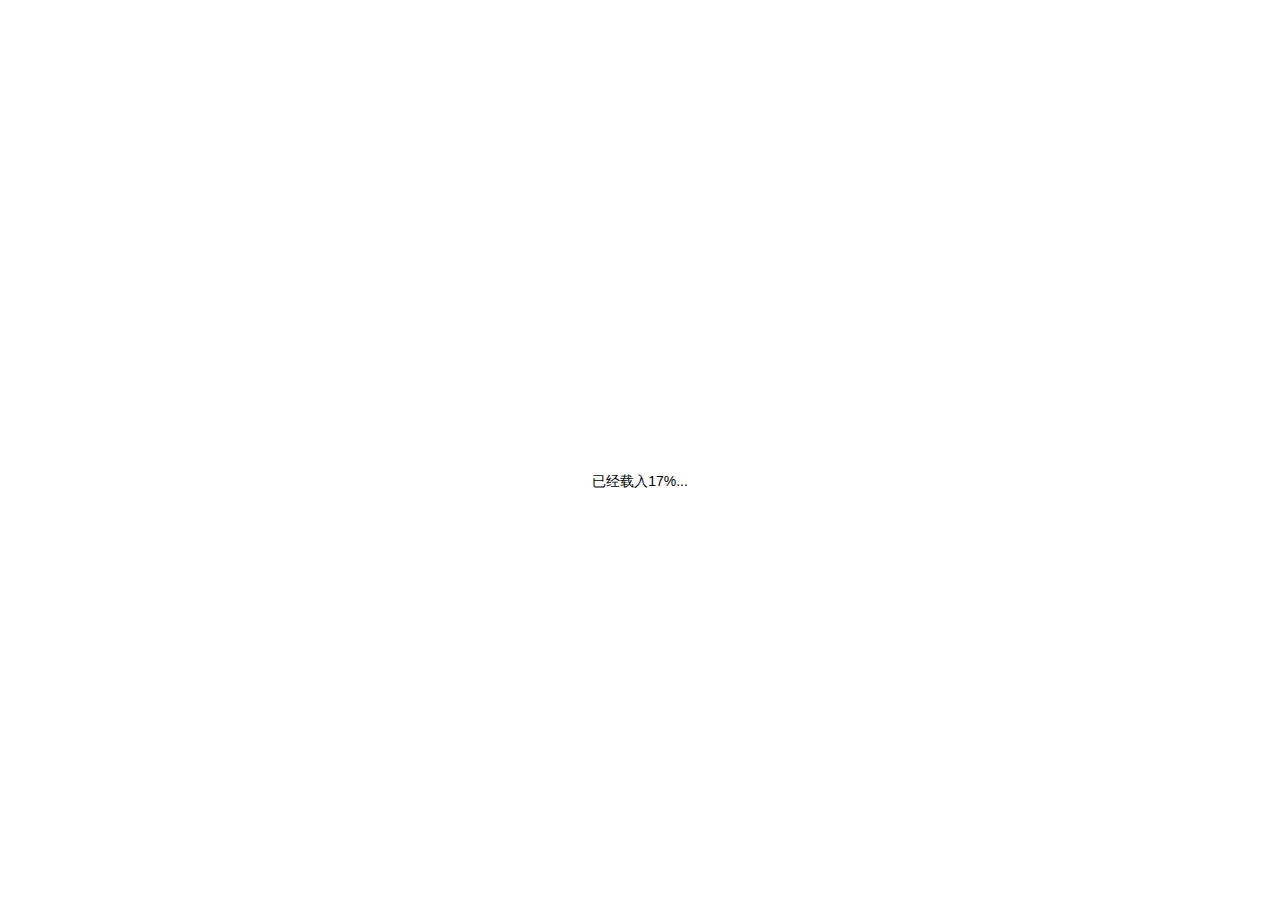
<file: index.html>
<html lang="en">
<head>
    <meta charset="utf-8">
    <title>我的简历2.0</title>
    <meta name="viewport" content="width=device-width, initial-scale=1, minimum-scale=1, maximum-scale=1">

    <link rel="stylesheet" href="css/common.css">
    <link rel="stylesheet" href="css/index.css">

    <!-- Link Swiper's CSS -->
    <link rel="stylesheet" href="css/swiper.min.css">
</head>
<body>
<div class="load">
    <div class="load-box">
        <i class="iconfont">&#xe6a4;</i>
        <p>已经载入0%...</p>
    </div>
</div>
<!-- Swiper -->
<div class="swiper-container swiper-container-vertical">
    <div class="swiper-wrapper" style="transform: translate3d(0px, 0px, 0px); transition-duration: 0ms;">
        <div class="swiper-slide swiper-slide-active bg01" style="height: 361px; margin-bottom: 30px;">
            <div class="information">
                <h2>个人信息</h2>
                <ul>
                    <li><span>姓名</span><em>李忠宇</em></li>
                    <li><span>出生年份</span><em>1991</em></li>
                    <li><span>学历</span><em>大专</em></li>
                    <li><span>职位</span><em>Web前端</em></li>
                    <li><span>工作状态</span><em>离职</em></li>
                </ul>
                <img src="images/ico01.png" alt="">
            </div>
        </div>
        <div class="swiper-slide swiper-slide-next bg02" style="height: 361px; margin-bottom: 30px;">
            <div class="sk">
                <h2>技能</h2>
                <div class="sk-box">
                    <div class="sk01">
                        <ul>
                            <li>
                                <em>HTML&CSS:</em>
                                <div class="sk-c">
                                    <span class="sk-c-1">85%</span>
                                </div>
                            </li>
                            <li>
                                <em>Sass:</em>
                                <div class="sk-c">
                                    <span class="sk-c-2">80%</span>
                                </div>
                            </li>
                            <li>
                                <em>JQuery:</em>
                                <div class="sk-c">
                                    <span class="sk-c-3">30%</span>
                                </div>
                            </li>
                            <li>
                                <em>Git:</em>
                                <div class="sk-c">
                                    <span class="sk-c-4">40%</span>
                                </div>
                            </li>
                        </ul>
                    </div>
                    <div class="sk02">
                        <p>1、熟悉HTML标签语义化;熟练使用CSS+DIV编写符合规范的代码，并兼容主流浏览器;对HTML5及CSS3有一定了解。</p>
                        <p>2、了解JQuery库，能运用JQuery给网页增加互动效果。</p>
                        <p>3、使用SASS编写更加简洁和易于维护的样式代码，提高工作效率。</p>
                        <p>4、使用GIT管理个人项目。</p>
                        <p>5、其他前端技术正在继续学习中。</p>
                    </div>
                </div>

            </div>
        </div>
        <div class="swiper-slide bg03" style="height: 361px; margin-bottom: 30px;">
            <div class="exp">
                <div class="project">
                    <h2>页面仿制Demo</h2>
                    <ul class="pro-box">
                        <li class="on">
                            <a href="project/apple-mob/index.html">
                                <img src="images/my-pro-01.jpg" alt="">
                            </a>
                            <p>仿苹果官网手机版 HTML+CSS+JQuery，个人练习制作的作品，用于手机移动端浏览，添加了一些JQuery交互效果。
                            </p>
                        </li>
                        <li class="last-pro">
                            <p>继续更新中......</p>
                        </li>
                    </ul>
                    <button class="but-l"><i class="iconfont">&#xe68a;</i></button>
                    <button class="but-r"><i class="iconfont">&#xe689;</i></button>
                </div>
            </div>
        </div>
        <div class="swiper-slide bg04" style="height: 361px; margin-bottom: 30px;">
            <div class="about-me">
                <p>这里是我的联系方式；</p>
                <div class="contact">
                    <div class="click">
                        <img src="images/here.gif" alt="">
                    </div>
                    <ul>
                        <li>电话：<a href="tel:18186969120">18186969120</a></li>
                        <li>QQ：<a href="http://wpa.qq.com/msgrd?v=3&uin=670283210&site=qq&menu=yes">670283210</a></li>
                        <li>邮箱：<a href="mailto:670283210@qq.com">670283210@qq.com</a></li>
                    </ul>
                </div>
                <p>希望能得到和您一起共事的机会！！！</p>
            </div>
        </div>
    </div>
    <!-- Add Pagination -->
    <div class="swiper-pagination swiper-pagination-clickable swiper-pagination-bullets">
        <span class="swiper-pagination-bullet swiper-pagination-bullet-active"></span>
        <span class="swiper-pagination-bullet"></span>
        <span class="swiper-pagination-bullet"></span>
        <span class="swiper-pagination-bullet"></span>
        <span class="swiper-pagination-bullet"></span>
        <span class="swiper-pagination-bullet"></span>
        <span class="swiper-pagination-bullet"></span>
        <span class="swiper-pagination-bullet"></span>
        <span class="swiper-pagination-bullet"></span>
        <span class="swiper-pagination-bullet"></span>
    </div>
</div>

<script src="js/jquery.js"></script>

<!-- Swiper JS -->
<script src="js/swiper.min.js"></script>

<!-- Initialize Swiper -->
<script>
  var swiper = new Swiper('.swiper-container', {
    pagination: '.swiper-pagination',
    direction: 'vertical',
    slidesPerView: 1,
    paginationClickable: true,
    spaceBetween: 30,
    mousewheelControl: true
  });

  var $prev = $(".but-l"),
    $next = $(".but-r"),
    $lis = $(".pro-box li"),
    idx = 0;

  $prev.click(function () {
    idx = idx - 1;
    if (idx < 0) {
      idx = $lis.size() - 1;
    }
    addOn(".pro-box li", idx);
  });

  $next.click(function () {
    idx = idx + 1;
    if (idx > $lis.size() - 1) {
      idx = 0;
    }
    addOn(".pro-box li", idx);
  });

  function addOn(className, idx) {
    $(className).eq(idx).addClass("on")
      .siblings().removeClass("on");
  }

  var load = $(".load"),
    loadTest = load.find("p"),
    loadNum = 0,
    timer = null;

  /*命名一个空的变量（这里指下面的计时器）*/

  function loadAnimate() {
    loadNum++;
    /*初始值为0，每执行一次就加1*/

    if (loadNum >= 100) {
      load.hide();
      /*隐藏这个load动画*/
      clearInterval(timer);
      /*清除计时器*/
      $(".information").css({
        webkitAnimationPlayState: "running",
        animationPlayState: "running"
      })
    }
    loadTest.text("已经载入" + loadNum + "%...");
  }

  timer = setInterval(loadAnimate, 40);
  /*让空变量等于这个计时器，计时器 单位毫秒,每40毫秒执行一次*/
</script>

</body>
</html>
</file>
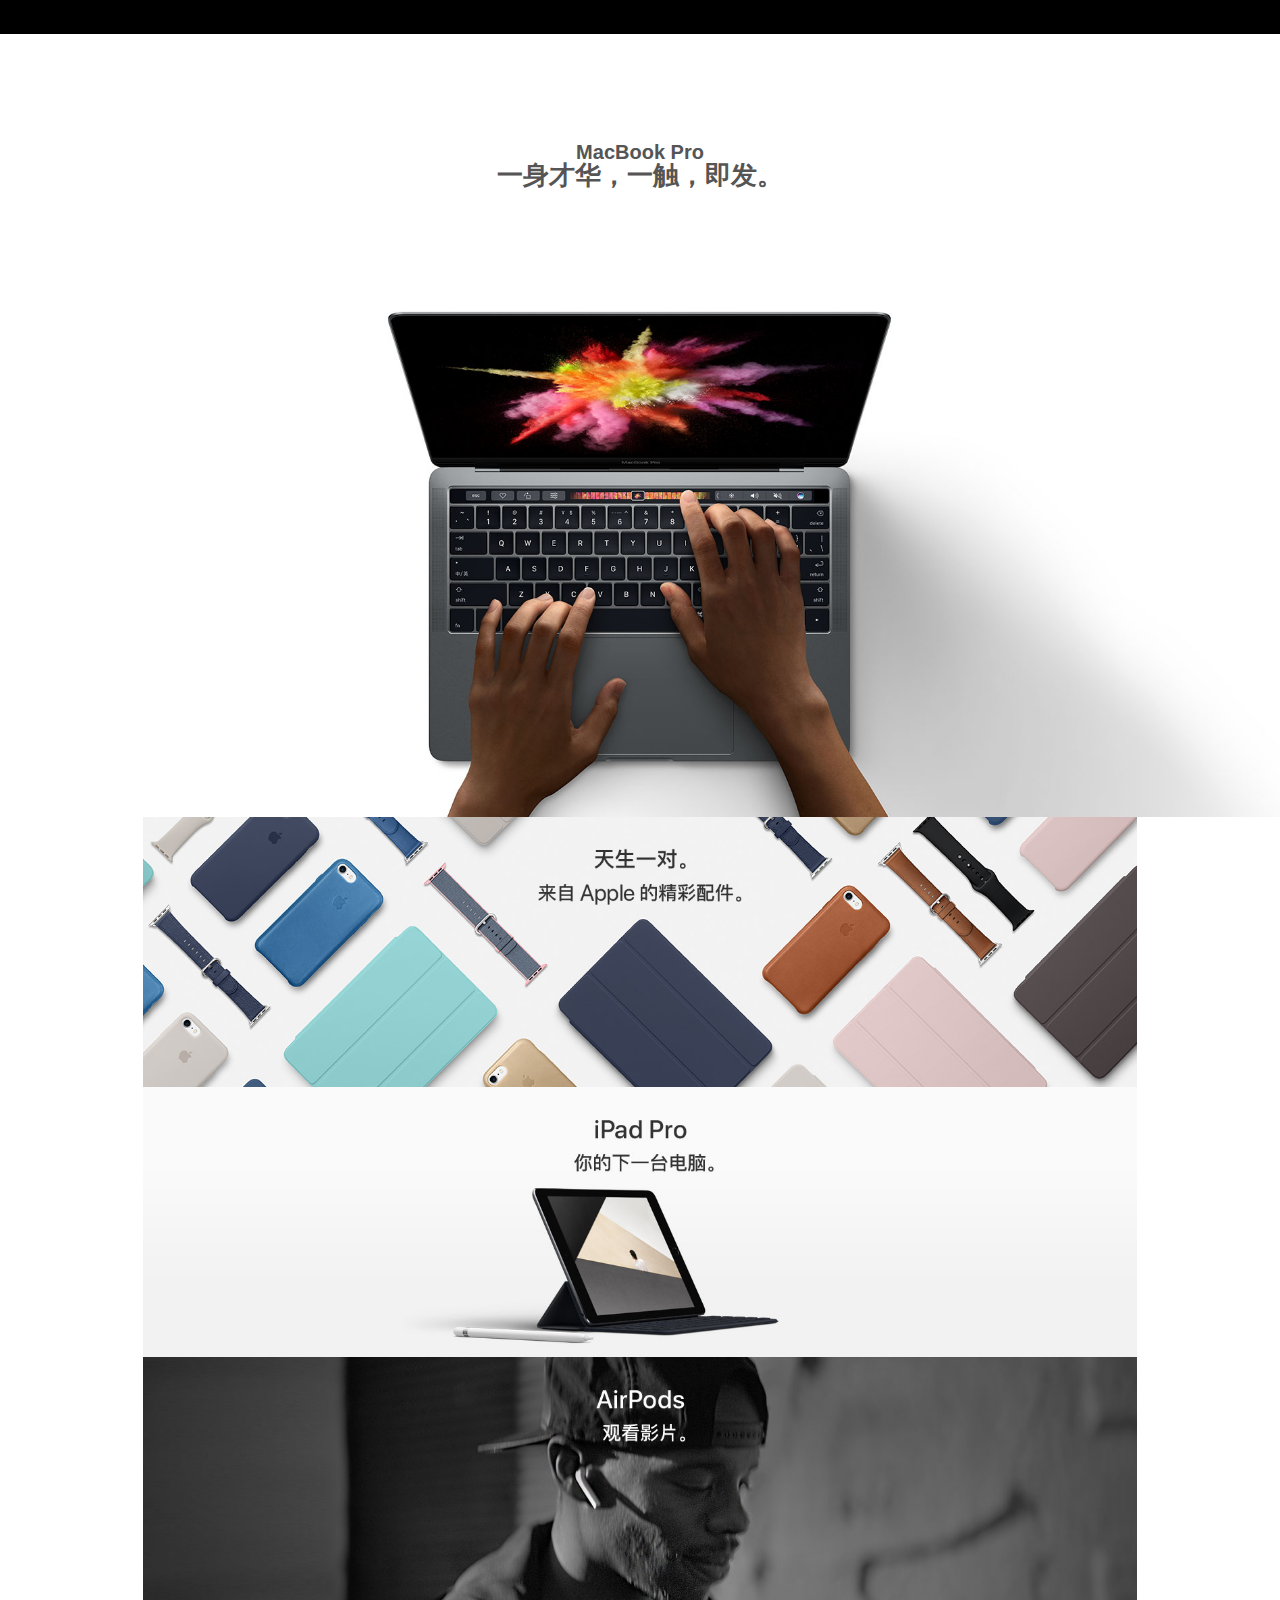
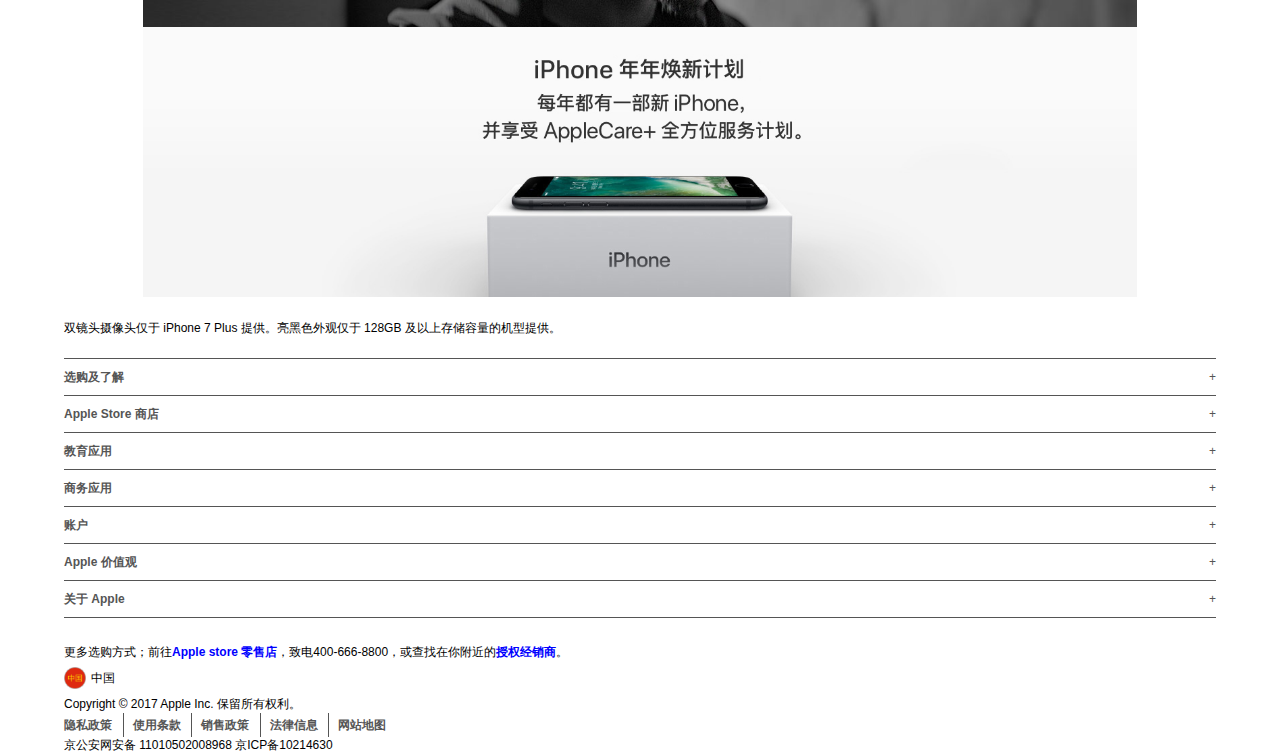
<file: project/apple-mob/index.html>
<!DOCTYPE HTML>
<html>
<head>
    <meta http-equiv="Content-Type" content="text/html; charset=utf-8">
    <meta http-equiv="Cache-Control" content="no-siteapp" />
    <meta name="apple-mobile-web-app-capable" content="yes">
    <meta name="format-detection" content="telephone=no, email=no">
    <meta name="wap-font-scale" content="no">
    <meta name="renderer" content="webkit">
    <meta http-equiv="X-UA-Compatible" content="IE=edge">
    <meta name="screen-orientation" content="portrait">
    <meta name="x5-orientation" content="portrait">
    <title>Apple(中国)-官方网站</title>
    <link rel="stylesheet" href="css/common.css">
    <link rel="stylesheet" href="css/index.css">
    <script src="js/lib-flexible.js"></script>
    <script src="js/jquery.js" type="text/javascript"></script>
</head>
<body>
    <div class="head-nav"><!-- 头部导航 -->
        <h3 class="nav-but1">×</h3>
        <ul class="nav">
            <li><a href="">Mac</a></li>
            <li><a href="">iPad</a></li>
            <li><a href="">iPhone</a></li>
            <li><a href="">Watch</a></li>
            <li><a href="">Music</a></li>
            <li><a href="">技术支持</a></li>
            <li class="search iconfont"><a href="">&#xe600;搜索 apple.com</a></li>
        </ul>
    </div>

    <div class="wrap">
        <!-- 头部 -->
        <header>
            <div class="mainbox">
                <ul class="nav-menu">
                    <li class="nav-but2 iconfont">&#xe605;</li>
                    <li><a href="" class="iconfont">&#xe60b;</a></li>
                    <li><a href="" class="iconfont">&#xe684;</a></li>
                </ul>
            </div>
        </header>
       
        <!-- 头部结束 -->

        <!-- 主体 -->
        <main>
            <!-- 横幅 -->
            <div class="banner01">
                <a href=""><p>MacBook Pro<em>一身才华，一触，即发。</em></p></a>
            </div>
            <div class="banner02">
                <ul>
                    <li><a href=""></a></li>
                    <li><a href="" class="img02"></a></li>
                    <li><a href="" class="img03"></a></li>
                    <li><a href="" class="img04"></a></li>
                </ul>
            </div>
            <!-- 菜单 -->
            <div class="menu">
                <div class="mainbox">
                    <p>双镜头摄像头仅于 iPhone 7 Plus 提供。亮黑色外观仅于 128GB 及以上存储容量的机型提供。</p>
                    <ul>
                        <li class="menu-but">
                            <a href="javascript:;">
                                <span>选购及了解</span><em>+</em>
                            </a>
                            <ul class="internal-menu">
                                <li><a href="">Mac</a></li>
                                <li><a href="">iPad</a></li>
                                <li><a href="">iPhone</a></li>
                                <li><a href="">Watch</a></li>
                                <li><a href="">Music</a></li>
                                <li><a href="">iTunes</a></li>
                                <li><a href="">iPod</a></li>
                                <li><a href="">配件</a></li>
                                <li><a href="">Apple Store 充值卡</a></li>
                            </ul>
                        </li>
                        <li class="menu-but">
                            <a href="javascript:;">
                                <span>Apple Store 商店</span><em>+</em>
                            </a>
                            <ul class="internal-menu">
                                <li><a href="">查找零售店</a></li>
                                <li><a href="">Genius Bar 天才吧</a></li>
                                <li><a href="">讲座和学习</a></li>
                                <li><a href="">青少年活动</a></li>
                                <li><a href="">Apple Store App</a></li>
                                <li><a href="">翻新和优惠</a></li>
                                <li><a href="">分期付款</a></li>
                                <li><a href="">重复使用和循环利用</a></li>
                                <li><a href="">订单状态</a></li>
                                <li><a href="">选购帮助</a></li>
                            </ul>
                        </li>
                        <li class="menu-but">
                            <a href="javascript:;">
                                <span>教育应用</span><em>+</em>
                            </a>
                            <ul class="internal-menu">
                                <li><a href="">Apple 与教育</a></li>
                                <li><a href="">高校师生选购</a></li>
                            </ul>
                        </li>
                        <li class="menu-but">
                            <a href="javascript:;">
                                <span>商务应用</span><em>+</em>
                            </a>
                            <ul class="internal-menu">
                                <li><a href="">Apple 与商务</a></li>
                                <li><a href="">商务选购</a></li>
                            </ul>
                        </li>
                        <li class="menu-but">
                            <a href="javascript:;">
                                <span>账户</span><em>+</em>
                            </a>
                            <ul class="internal-menu">
                                <li><a href="">管理你的Apple ID</a></li>
                                <li><a href="">Apple Store 账户</a></li>
                                <li><a href="">iCloud.com</a></li>
                            </ul>
                        </li>
                        <li class="menu-but">
                            <a href="javascript:;">
                                <span>Apple 价值观</span><em>+</em>
                            </a>
                            <ul class="internal-menu">
                                <li><a href="">辅助功能</a></li>
                                <li><a href="">环境责任</a></li>
                                <li><a href="">隐私</a></li>
                                <li><a href="">供应商责任</a></li>
                            </ul>
                        </li>
                        <li class="menu-but">
                            <a href="javascript:;">
                                <span>关于 Apple</span><em>+</em>
                            </a>
                            <ul class="internal-menu">
                                <li><a href="">Apple 资讯</a></li>
                                <li><a href="">工作机会</a></li>
                                <li><a href="">媒体资讯</a></li>
                                <li><a href="">活动</a></li>
                                <li><a href="">联系 Apple</a></li>
                            </ul>
                        </li>
                    </ul>
                </div>    
            </div>
        </main>
        <!-- 主体结束 -->

        <!-- 底部 -->
        <footer>
            <div class="mainbox">
                <p class="more">更多选购方式；前往<a href="">Apple store 零售店</a>，致电400-666-8800，或查找在你附近的<a href="">授权经销商</a>。</p>
                <h3 class="china">中国</h3>
                <p>Copyright © 2017 Apple Inc. 保留所有权利。</p>
                <ul class="last-ul">
                    <li class="first-link"><a href="">隐私政策</a></li>
                    <li><a href="">使用条款</a></li>
                    <li><a href="">销售政策</a></li>
                    <li><a href="">法律信息</a></li>
                    <li class="last-link"><a href="">网站地图</a></li>
                </ul>
                <p>京公安网安备 11010502008968 京ICP备10214630</p>
            </div>
        </footer>
        <!-- 底部结束 -->
    </div>

    <script type="text/javascript">
        $(".nav-but2").click(function(){
            $(".head-nav").slideDown("fast")
        });
        $(".nav-but1").click(function(){
            $(".head-nav").slideUp("fast")
        });
        $(".menu-but").click(function(){
            $(this).find(".internal-menu").slideToggle("fast");
        });
        $("a").css("text-decoration","none");
    </script>
</body>
</html>
</file>
<file: css/common.css>
﻿body,h1,h2,h3,h4,h5,h6,hr,p,blockquote,dl,dt,dd,ul,ol,li,pre,fieldset,button,input,textarea,th,td,dialog{margin:0;padding:0}input,textarea{border:0 none;box-shadow:none;outline:none}body,button,input,select,textarea{font:14px/1.42858 "微软雅黑", "Microsoft Yahei", sans-serif}h1,h2,h3,h4,h5,h6{font-family:"Microsoft Yahei";font-weight:normal}h1{font-size:18px}h2{font-size:16px}h3{font-size:14px}h4,h5,h6{font-size:100%}address,cite,dfn,em,i,var{font-style:normal}ul,ol{list-style:none}a{text-decoration:none;color:inherit}legend{color:#000}fieldset,img{border:none}button,input,select,textarea{font-size:100%}table{border-collapse:collapse;border-spacing:0}html{overflow-y:scroll}input,textarea,dialog{border:0;ouline:0;-webkit-appearance:none}input::-ms-clear{display:none}.clearfix{*zoom:1}.clearfix:after{visibility:hidden;display:block;font-size:0;content:" ";clear:both;height:0}
/*# sourceMappingURL=common.css.map */
</file>
<file: css/index.css>
@charset "UTF-8";
/* Demo styles */
/* line 4, index.scss */
html, body {
  position: relative;
  height: 100%;
  width: 100%;
  overflow: hidden;
}

/* line 10, index.scss */
body {
  background: #eee;
  font-family: Helvetica Neue, Helvetica, Arial, sans-serif;
  font-size: 14px;
  color: #000;
  margin: 0;
  padding: 0;
}

/* line 18, index.scss */
.swiper-container {
  width: 100%;
  height: 100%;
  margin-left: auto;
  margin-right: auto;
}

/* line 24, index.scss */
.swiper-slide {
  text-align: center;
  font-size: 18px;
  background: #fff;
  /* Center slide text vertically */
  display: -webkit-box;
  display: -ms-flexbox;
  display: -webkit-flex;
  display: flex;
  -webkit-box-pack: center;
  -ms-flex-pack: center;
  -webkit-justify-content: center;
  justify-content: center;
  -webkit-box-align: center;
  -ms-flex-align: center;
  -webkit-align-items: center;
  align-items: center;
}

@-webkit-keyframes msg {
  0%,100%,60%,75%,90% {
    -webkit-animation-timing-function: cubic-bezier(0.215, 0.61, 0.355, 1);
    animation-timing-function: cubic-bezier(0.215, 0.61, 0.355, 1);
  }
  0% {
    opacity: 0;
    -webkit-transform: translate3d(0, -3000px, 0);
    transform: translate3d(0, -3000px, 0);
  }
  60% {
    opacity: 1;
    -webkit-transform: translate3d(0, 25px, 0);
    transform: translate3d(0, 25px, 0);
  }
  75% {
    -webkit-transform: translate3d(0, -10px, 0);
    transform: translate3d(0, -10px, 0);
  }
  90% {
    -webkit-transform: translate3d(0, 5px, 0);
    transform: translate3d(0, 5px, 0);
  }
  100% {
    -webkit-transform: none;
    transform: none;
  }
}
@keyframes msg {
  0%,100%,60%,75%,90% {
    -webkit-animation-timing-function: cubic-bezier(0.215, 0.61, 0.355, 1);
    animation-timing-function: cubic-bezier(0.215, 0.61, 0.355, 1);
  }
  0% {
    opacity: 0;
    -webkit-transform: translate3d(0, -3000px, 0);
    transform: translate3d(0, -3000px, 0);
  }
  60% {
    opacity: 1;
    -webkit-transform: translate3d(0, 25px, 0);
    transform: translate3d(0, 25px, 0);
  }
  75% {
    -webkit-transform: translate3d(0, -10px, 0);
    transform: translate3d(0, -10px, 0);
  }
  90% {
    -webkit-transform: translate3d(0, 5px, 0);
    transform: translate3d(0, 5px, 0);
  }
  100% {
    -webkit-transform: none;
    transform: none;
  }
}
@-webkit-keyframes sk {
  0% {
    background: red;
    width: 0;
  }
  100% {
    background: red;
    width: 85%;
  }
}
@keyframes sk {
  0% {
    background: red;
    width: 0;
  }
  100% {
    background: red;
    width: 85%;
  }
}
@-webkit-keyframes sk2 {
  0% {
    background: red;
    width: 0;
  }
  100% {
    background: red;
    width: 80%;
  }
}
@keyframes sk2 {
  0% {
    background: red;
    width: 0;
  }
  100% {
    background: red;
    width: 80%;
  }
}
@-webkit-keyframes sk3 {
  0% {
    background: red;
    width: 0;
  }
  100% {
    background: red;
    width: 30%;
  }
}
@keyframes sk3 {
  0% {
    background: red;
    width: 0;
  }
  100% {
    background: red;
    width: 30%;
  }
}
@-webkit-keyframes sk4 {
  0% {
    background: red;
    width: 0;
  }
  100% {
    background: red;
    width: 40%;
  }
}
@keyframes sk4 {
  0% {
    background: red;
    width: 0;
  }
  100% {
    background: red;
    width: 40%;
  }
}
@-webkit-keyframes load {
  100% {
    -webkit-transform: rotate(360deg);
            transform: rotate(360deg);
  }
}
@keyframes load {
  100% {
    -webkit-transform: rotate(360deg);
            transform: rotate(360deg);
  }
}
/* line 165, index.scss */
.bg01 {
  background: url(../images/bg01.jpg) center no-repeat;
  background-size: 100% 100%;
}

/* line 170, index.scss */
.bg02 {
  background: url(../images/bg02.jpg) center no-repeat;
  background-size: 100% 100%;
}

/* line 175, index.scss */
.bg03 {
  background: url(../images/bg03.jpg) center no-repeat;
  background-size: 100% 100%;
}

/* line 180, index.scss */
.bg04 {
  background: url(../images/bg04.jpg) center no-repeat;
  background-size: 100% 100%;
}

@font-face {
  font-family: 'iconfont';
  /* project id 261815 */
  src: url("https://at.alicdn.com/t/font_wxmmxw7l0lh4zpvi.eot");
  src: url("https://at.alicdn.com/t/font_wxmmxw7l0lh4zpvi.eot?#iefix") format("embedded-opentype"), url("https://at.alicdn.com/t/font_wxmmxw7l0lh4zpvi.woff") format("woff"), url("https://at.alicdn.com/t/font_wxmmxw7l0lh4zpvi.ttf") format("truetype"), url("https://at.alicdn.com/t/font_wxmmxw7l0lh4zpvi.svg#iconfont") format("svg");
}
/* line 194, index.scss */
.iconfont {
  font-family: "iconfont" !important;
  font-size: 16px;
  font-style: normal;
  -webkit-font-smoothing: antialiased;
  -webkit-text-stroke-width: 0.2px;
  -moz-osx-font-smoothing: grayscale;
}

/* 载入 */
/* line 204, index.scss */
.load {
  position: fixed;
  top: 0;
  left: 0;
  z-index: 99;
  width: 100%;
  height: 100%;
  background: #fff;
  overflow: hidden;
}
/* line 213, index.scss */
.load-box {
  position: absolute;
  top: 0;
  right: 0;
  bottom: 0;
  left: 0;
  margin: auto;
  width: 120px;
  height: 100px;
  text-align: center;
}
/* line 223, index.scss */
.load-box i {
  display: inline-block;
  font-size: 50px;
  -webkit-animation: load 2s linear infinite;
          animation: load 2s linear infinite;
}

/* 个人信息 */
/* line 233, index.scss */
.information {
  width: 1000px;
}
/* line 236, index.scss */
.information h2 {
  width: 80%;
  margin: 0 10% 0 10%;
  text-align: center;
  font-size: 26px;
  font-weight: bold;
}
/* line 243, index.scss */
.information ul {
  width: 40%;
  display: inline-block;
  font-size: 22px;
  line-height: 1.5;
  font-weight: normal;
  vertical-align: middle;
  margin-top: 20px;
}
/* line 251, index.scss */
.information ul li {
  width: 100%;
  text-align: left;
}
/* line 254, index.scss */
.information ul li span {
  width: 30%;
  display: inline-block;
}
/* line 258, index.scss */
.information ul li em {
  margin-left: 20%;
}
/* line 263, index.scss */
.information img {
  display: inline-block;
  vertical-align: middle;
  margin-top: 20px;
  box-shadow: 10px 10px 5px #888;
}

/* 职业技能 */
/* line 272, index.scss */
.sk {
  width: 1000px;
}
/* line 274, index.scss */
.sk h2 {
  width: 80%;
  margin: 0 10% 0 10%;
  text-align: center;
  font-size: 26px;
  font-weight: bold;
}
/* line 281, index.scss */
.sk .sk-box {
  width: 100%;
  margin-top: 20px;
}
/* line 285, index.scss */
.sk01 {
  width: 50%;
  display: inline-block;
  vertical-align: middle;
  font-size: 0;
}
/* line 291, index.scss */
.sk01 ul li {
  text-align: left;
  line-height: 2;
}
/* line 294, index.scss */
.sk01 ul li em {
  font-size: 22px;
  width: 30%;
  display: inline-block;
  text-align: right;
}
/* line 300, index.scss */
.sk01 ul li .sk-c {
  width: 70%;
  font-size: 0;
  display: inline-block;
}
/* line 304, index.scss */
.sk01 ul li .sk-c span {
  font-size: 22px;
  line-height: 30px;
  display: inline-block;
  border-radius: 16px;
  text-align: center;
  color: #fff;
}

/* line 316, index.scss */
.sk02 {
  width: 49%;
  font-size: 0;
  display: inline-block;
  vertical-align: middle;
  border-left: 2px dashed red;
}
/* line 322, index.scss */
.sk02 p {
  font-size: 18px;
  line-height: 26px;
  text-align: left;
  margin-left: 30px;
}

/* 工作经历 */
/* line 334, index.scss */
.exp {
  width: 1000px;
}
/* line 336, index.scss */
.exp h2 {
  width: 80%;
  margin: 0 10% 0 10%;
  text-align: center;
  font-size: 26px;
  font-weight: bold;
}
/* line 343, index.scss */
.exp .company {
  font-size: 0;
  margin-top: 20px;
}
/* line 346, index.scss */
.exp .company .com-name {
  font-size: 20px;
  display: inline-block;
  vertical-align: middle;
  text-align: center;
  width: 50%;
}
/* line 352, index.scss */
.exp .company .com-name em {
  font-size: 14px;
  display: block;
}
/* line 356, index.scss */
.exp .company .com-name span {
  font-size: 16px;
  display: block;
}
/* line 361, index.scss */
.exp .company .duty {
  display: inline-block;
  vertical-align: middle;
  text-align: left;
  width: 50%;
  font-size: 0;
}
/* line 367, index.scss */
.exp .company .duty li {
  font-size: 18px;
  margin-left: 4%;
}
/* line 373, index.scss */
.exp .project {
  width: 80%;
  margin: 20px 10%;
  position: relative;
}
/* line 377, index.scss */
.exp .project .pro-box {
  font-size: 0;
  margin-top: 10px;
}
/* line 380, index.scss */
.exp .project .pro-box li {
  display: none;
}
/* line 382, index.scss */
.exp .project .pro-box li a {
  width: 50%;
  display: inline-block;
  vertical-align: middle;
}
/* line 386, index.scss */
.exp .project .pro-box li a img {
  width: 320px;
  height: 160px;
  box-shadow: 10px 10px 5px #888;
}
/* line 392, index.scss */
.exp .project .pro-box li p {
  width: 50%;
  display: inline-block;
  font-size: 18px;
  vertical-align: middle;
}
/* line 399, index.scss */
.exp .project .pro-box .last-pro {
  height: 160px;
}
/* line 401, index.scss */
.exp .project .pro-box .last-pro p {
  line-height: 160px;
}
/* line 405, index.scss */
.exp .project .pro-box .on {
  display: block;
}
/* line 409, index.scss */
.exp .project .but-l {
  position: absolute;
  top: 50%;
  left: -10%;
  border: none;
  background: none;
}
/* line 416, index.scss */
.exp .project .but-r {
  position: absolute;
  top: 50%;
  right: -10%;
  border: none;
  background: none;
}
/* line 422, index.scss */
.exp .project .but-r img {
  width: 50px;
  height: 50px;
}
/* line 427, index.scss */
.exp .project i {
  font-size: 50px;
  color: #10ab9e;
}

/* 联系我 */
/* line 435, index.scss */
.about-me {
  width: 1000px;
}
/* line 437, index.scss */
.about-me .contact {
  width: 60%;
  margin: 20px auto;
}
/* line 440, index.scss */
.about-me .contact .click {
  display: inline-block;
  vertical-align: middle;
  margin-right: 30px;
}
/* line 445, index.scss */
.about-me .contact ul {
  display: inline-block;
  vertical-align: middle;
  text-align: left;
  line-height: 2;
}

/* 启用动画 */
/* line 457, index.scss */
.swiper-slide-active .sk-c-1 {
  -webkit-animation: sk 3s;
          animation: sk 3s;
  -webkit-animation-fill-mode: forwards;
          animation-fill-mode: forwards;
}
/* line 461, index.scss */
.swiper-slide-active .sk-c-2 {
  -webkit-animation: sk2 3s;
          animation: sk2 3s;
  -webkit-animation-fill-mode: forwards;
          animation-fill-mode: forwards;
}
/* line 465, index.scss */
.swiper-slide-active .sk-c-3 {
  -webkit-animation: sk3 3s;
          animation: sk3 3s;
  -webkit-animation-fill-mode: forwards;
          animation-fill-mode: forwards;
}
/* line 469, index.scss */
.swiper-slide-active .sk-c-4 {
  -webkit-animation: sk4 3s;
          animation: sk4 3s;
  -webkit-animation-fill-mode: forwards;
          animation-fill-mode: forwards;
}
/* line 473, index.scss */
.swiper-slide-active .information {
  -webkit-animation: msg 2s paused both;
          animation: msg 2s paused both;
}
</file>
<file: project/apple-mob/css/common.css>
html{color:#000;background:#fff;overflow-y:scroll;-webkit-text-size-adjust:100%;-ms-text-size-adjust:100%}html *{outline:0;-webkit-text-size-adjust:none;-webkit-tap-highlight-color:transparent}html,body{font-family:"Helvetica Neue",Helvetica,STHeiTi,sans-serif}body,div,dl,dt,dd,ul,ol,li,h1,h2,h3,h4,h5,h6,pre,code,form,fieldset,legend,input,textarea,p,blockquote,th,td,hr,button,article,aside,details,figcaption,figure,footer,header,menu,nav,section{margin:0;padding:0}input,select,textarea{font-size:100%}table{border-collapse:collapse;border-spacing:0}fieldset,img{border:0}abbr,acronym{border:0;font-variant:normal}del{text-decoration:line-through}address,caption,cite,code,dfn,em,th,var{font-style:normal;font-weight:500}ol,ul{list-style:none}caption,th{text-align:left}h1,h2,h3,h4,h5,h6{font-size:100%;font-weight:500}q:before,q:after{content:""}sub,sup{font-size:75%;line-height:0;position:relative;vertical-align:baseline}sup{top:-0.5em}sub{bottom:-0.25em}a:hover{text-decoration:underline}ins,a{text-decoration:none}button{-webkit-appearance:none;border-radius:0}img{display:block}
/*# sourceMappingURL=common.css.map */
</file>
<file: project/apple-mob/css/index.css>
@font-face{font-family:'iconfont';src:url("https://at.alicdn.com/t/font_o6eywi6x3ppynwmi.eot");src:url("https://at.alicdn.com/t/font_o6eywi6x3ppynwmi.eot?#iefix") format("embedded-opentype"),url("https://at.alicdn.com/t/font_o6eywi6x3ppynwmi.woff") format("woff"),url("https://at.alicdn.com/t/font_o6eywi6x3ppynwmi.ttf") format("truetype"),url("https://at.alicdn.com/t/font_o6eywi6x3ppynwmi.svg#iconfont") format("svg")}.iconfont{font-family:"iconfont" !important;font-size:16px;font-style:normal;-webkit-font-smoothing:antialiased;-webkit-text-stroke-width:0.2px;-moz-osx-font-smoothing:grayscale}.head-nav{height:100%;width:100%;background:#000;position:fixed;top:0;left:0;display:none}.head-nav>h3{color:#fff;font-size:38px;margin-left:4%}[data-dpr="2"] .head-nav>h3{font-size:76px}[data-dpr="3"] .head-nav>h3{font-size:114px}.head-nav .nav>li{font-size:16px;line-height:3;border-bottom:1px solid #fff;margin:0 10%;width:80%}[data-dpr="2"] .head-nav .nav>li{font-size:32px}[data-dpr="3"] .head-nav .nav>li{font-size:48px}.head-nav .nav>li>a{color:white;width:100%;display:block}.head-nav .nav .search{font-size:18px}[data-dpr="2"] .head-nav .nav .search{font-size:36px}[data-dpr="3"] .head-nav .nav .search{font-size:54px}.mainbox{width:90%;margin:0 auto}header{background:#000}.nav-menu{display:-webkit-box;display:-moz-box;display:-webkit-flex;display:flex;-webkit-box-pack:justify;-webkit-justify-content:space-between;-moz-justify-content:space-between;-o-justify-content:space-between;justify-content:space-between;-webkit-box-align:center;-webkit-align-items:center;-moz-align-items:center;-o-align-items:center;align-items:center}.nav-menu li{color:#fff;font-size:30px;-webkit-box-align:center;-webkit-align-items:center;-moz-align-items:center;-o-align-items:center;align-items:center}[data-dpr="2"] .nav-menu li{font-size:60px}[data-dpr="3"] .nav-menu li{font-size:90px}.nav-menu li a{color:#fff;font-size:30px}[data-dpr="2"] .nav-menu li a{font-size:60px}[data-dpr="3"] .nav-menu li a{font-size:90px}.banner01{padding-top:2rem}.banner01 a{width:100%;height:12.5rem;display:block;background:url(../images/macbookpro_portrait_small_2x.jpg) no-repeat center 3.125rem;background-size:auto 11.25rem}.banner01 a p{font-size:20px;text-align:center;line-height:1;font-weight:bold;color:#555}[data-dpr="2"] .banner01 a p{font-size:40px}[data-dpr="3"] .banner01 a p{font-size:60px}.banner01 a p em{display:block;font-size:26px;font-weight:bold}[data-dpr="2"] .banner01 a p em{font-size:52px}[data-dpr="3"] .banner01 a p em{font-size:78px}.banner02 li a{display:block;width:100%;height:5rem;background:url(../images/accessories_small_2x.jpg) center 0 no-repeat;background-size:auto 5rem}.banner02 li .img02{background:url(../images/ipad_pro_small_2x.jpg) center 0 no-repeat;background-size:auto 5rem}.banner02 li .img03{background:url(../images/airpods_small_2x.jpg) center 0 no-repeat;background-size:auto 5rem}.banner02 li .img04{background:url(../images/iphone_upgrade_small_2x.jpg) center 0 no-repeat;background-size:auto 5rem}main .menu p{line-height:1.5;padding:0.4rem 0;border-bottom:1px solid #555}main .menu ul li{border-bottom:1px solid #555}main .menu ul li>a{display:block;line-height:3;font-weight:bold;color:#555;display:-webkit-box;display:-moz-box;display:-webkit-flex;display:flex;-webkit-box-pack:justify;-webkit-justify-content:space-between;-moz-justify-content:space-between;-o-justify-content:space-between;justify-content:space-between}main .menu ul li>a span{display:block}main .menu ul li>a em{display:block}main .menu .internal-menu{display:none;overflow:hidden}main .menu .internal-menu li{border:none;display:block}main .menu .internal-menu li>a{margin-left:0.5rem}footer{margin-top:0.5rem}footer .more{line-height:1.2}footer .more a{color:blue;font-weight:bold}footer .china{background:url(../images/f-ico.png) 0 center no-repeat;background-size:auto 0.4rem;line-height:3;padding-left:0.5rem}footer .last-ul>li{display:inline-block;border-right:1px solid #555;font-weight:bold;line-height:2;padding-right:0.2rem;margin-left:0.1rem}footer .last-ul>li a{font-weight:bold;color:#555}footer .last-ul .first-link{margin:0}footer .last-ul .last-link{border:none;padding:0}
/*# sourceMappingURL=index.css.map */
</file>
